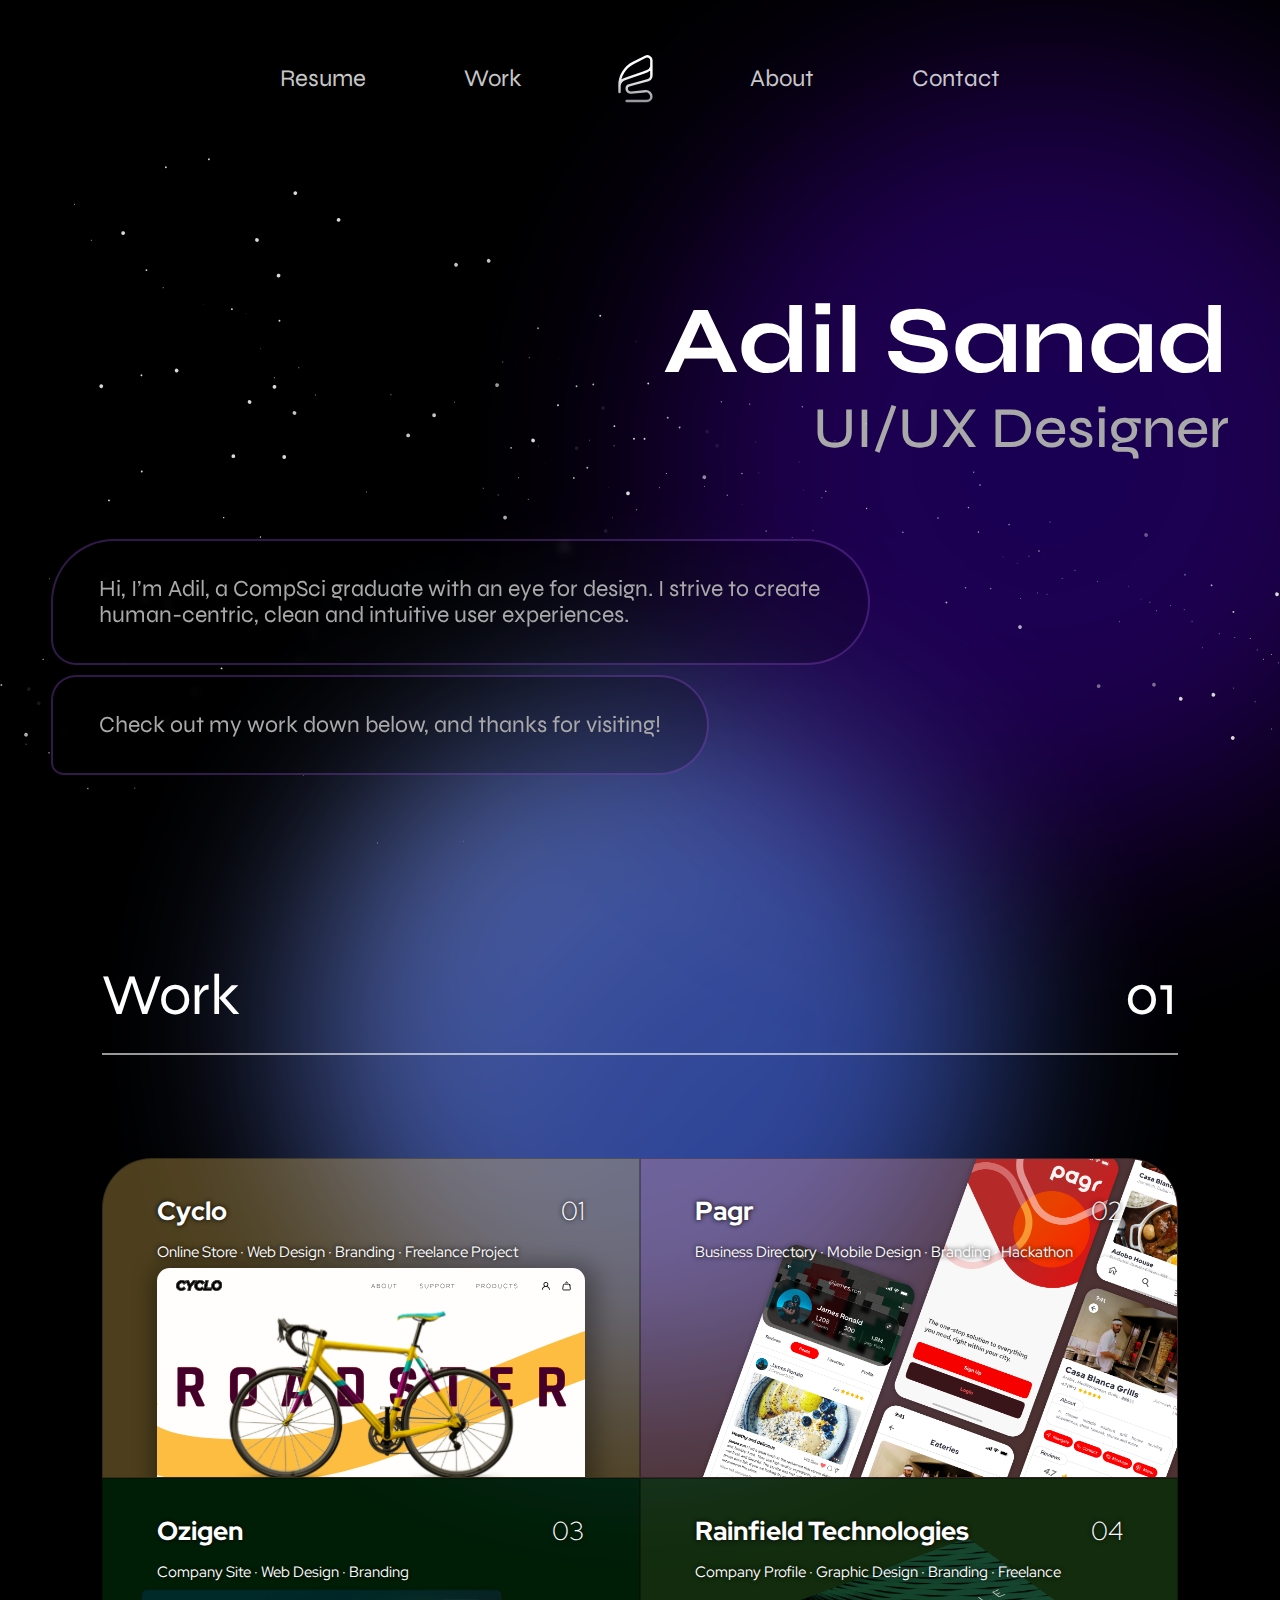
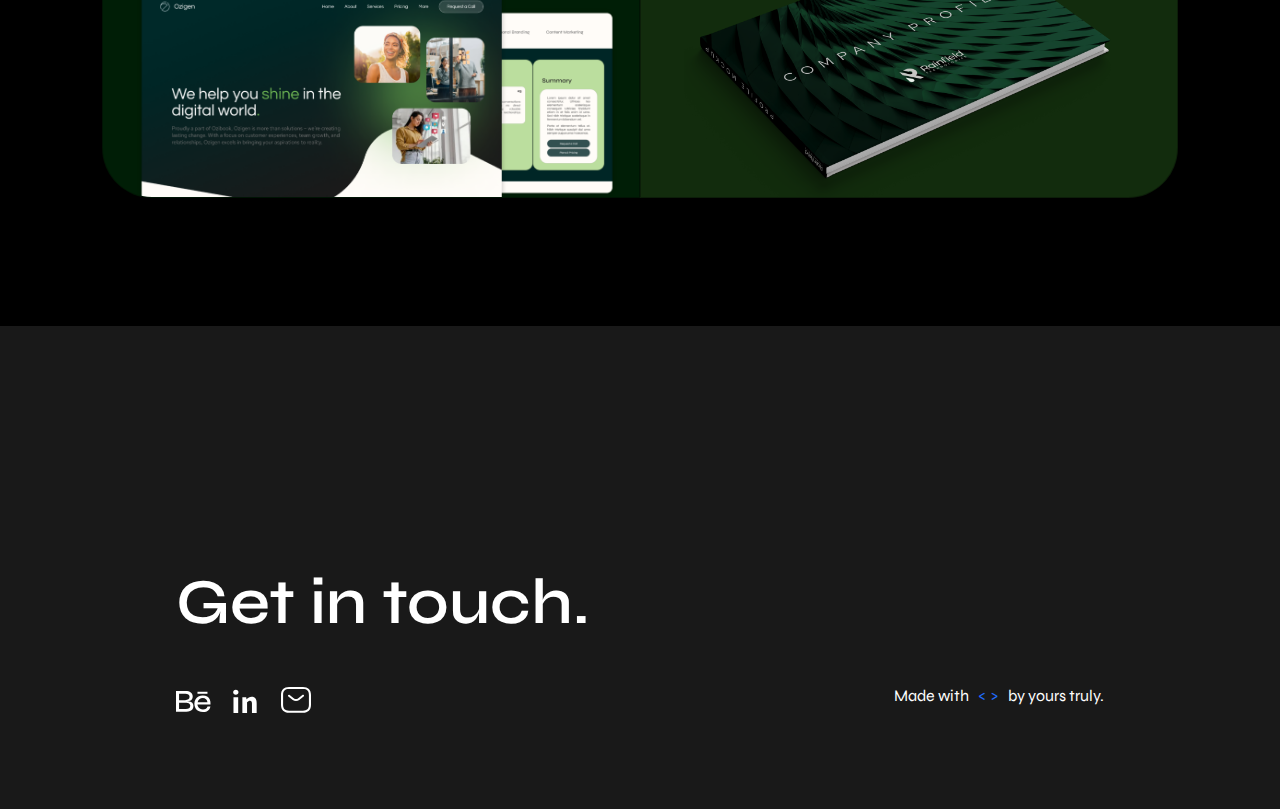
<file: index.htm>
<html>
<head>
    <title>Adil Sanad | Portfolio</title>
        <meta charset="UTF-8">
        <meta name="viewport" content="width=device-width, initial-scale=1.0">
            <link rel="stylesheet" href="common.css">
            <link rel="stylesheet" href="lpstyle.css">
            <link rel="preconnect" href="https://fonts.googleapis.com">
            <link rel="preconnect" href="https://fonts.gstatic.com" crossorigin>
            <link href="https://fonts.googleapis.com/css2?family=Syne:wght@400..800&display=swap" rel="stylesheet">
            <link href="https://fonts.googleapis.com/css2?family=Red+Hat+Display:ital,wght@0,300..900;1,300..900&display=swap" rel="stylesheet">
            <link rel="preconnect" href="https://fonts.googleapis.com">
            <link rel="preconnect" href="https://fonts.gstatic.com" crossorigin>
            <link href="https://fonts.googleapis.com/css2?family=Red+Hat+Display:ital,wght@0,300..900;1,300..900&family=Red+Hat+Mono:ital,wght@0,300..700;1,300..700&display=swap" rel="stylesheet">
</head>
<body>
    <section class="pg1-container">
        <nav class="page-header-dark">
            <a href="files/06-24CV.pdf" class="header-link" download="AdilSanadCV">Resume</a>
            <a href="index.htm#work" class="header-link">Work</a>
            <a href="index.htm" class="header-icon">
                <img src="icons/headericon.svg" class="hdrsvg">
            </a>
            <a href="about.html" class="header-link">About</a>
            <a href="#footer" class="header-link">Contact</a>
            <div class="ham-button" onclick=showSidebar()><svg xmlns="http://www.w3.org/2000/svg" height="40px" viewBox="0 -960 960 960" width="40px" fill="white"><path d="M170-254.62q-12.75 0-21.37-8.63-8.63-8.62-8.63-21.38 0-12.75 8.63-21.37 8.62-8.61 21.37-8.61h620q12.75 0 21.37 8.62 8.63 8.63 8.63 21.39 0 12.75-8.63 21.37-8.62 8.61-21.37 8.61H170ZM170-450q-12.75 0-21.37-8.63-8.63-8.63-8.63-21.38 0-12.76 8.63-21.37Q157.25-510 170-510h620q12.75 0 21.37 8.63 8.63 8.63 8.63 21.38 0 12.76-8.63 21.37Q802.75-450 790-450H170Zm0-195.39q-12.75 0-21.37-8.62-8.63-8.63-8.63-21.39 0-12.75 8.63-21.37 8.62-8.61 21.37-8.61h620q12.75 0 21.37 8.63 8.63 8.62 8.63 21.38 0 12.75-8.63 21.37-8.62 8.61-21.37 8.61H170Z"/></svg>
            </div>
            <div class="sidebar">
                <div class="close">
                    <a href="#" onclick=hideSidebar() class="close-button"><svg xmlns="http://www.w3.org/2000/svg" height="44px" viewBox="0 -960 960 960" width="44px" fill="white"><path d="M480-437.85 277.08-234.92q-8.31 8.3-20.89 8.5-12.57.19-21.27-8.5-8.69-8.7-8.69-21.08 0-12.38 8.69-21.08L437.85-480 234.92-682.92q-8.3-8.31-8.5-20.89-.19-12.57 8.5-21.27 8.7-8.69 21.08-8.69 12.38 0 21.08 8.69L480-522.15l202.92-202.93q8.31-8.3 20.89-8.5 12.57-.19 21.27 8.5 8.69 8.7 8.69 21.08 0 12.38-8.69 21.08L522.15-480l202.93 202.92q8.3 8.31 8.5 20.89.19 12.57-8.5 21.27-8.7 8.69-21.08 8.69-12.38 0-21.08-8.69L480-437.85Z"/></svg></a>
                </div>
                <a href="files/06-24CV.pdf" class="header-link" download="AdilSanadCV">Resume</a>
                <a href="#work" onclick=hideSidebar() class="header-link">Work</a>
                <a href="aboutpg.html" class="header-link">About</a>
                <a href="#footer" onclick=hideSidebar() class="header-link">Contact</a>
            </div>
        </nav>
        <img src="images/starry bg.svg" class="bg-stars">
        
        <div class="hero-section">
            <div class="name-desig">
                <div class="name">Adil Sanad</div>
                <div class="desig">UI/UX Designer</div>
            </div>
            <div class="chat-graphic">
                <div class="bubble-1">
                    <p>Hi, I’m Adil, a CompSci graduate with an eye for design. I strive to create human-centric, clean and  intuitive  user experiences.
                    </p>
                </div>
                <div class="bubble-2">
                    <p>Check out my work down below, and thanks for visiting!
                    </p>
                </div>
            </div>
        </div>
        <div class="work-header">
            <p>Work</p>
            <p>01</p>
        </div>
        <section id="work" class="work">
            <div class="work-grid">
                <a href="cyclo2.html" class="gridcontainer left-row1">
                    <div class="cell-content">
                        <div class="cell-header">
                            <div class="cell-title">
                                <p>Cyclo</p>
                                <p style="font-weight: 200;">01</p>
                            </div>
                            <p class="cell-content-brief">Online Store · Web Design · Branding · Freelance Project</p>
                        </div>
                    </div>
                    <div class="gclt-images">
                        <img src="images/cyclothumb.svg" class="cyclo-thumbnail tmb">
                    </div>
                </a>
                <a href="pagr.html" class="gridcontainer right-row1">
                    <div class="cell-content">
                        <div class="cell-header">
                            <div class="cell-title">
                                <p>Pagr</p>
                                <p style="font-weight: 200;">02</p>
                            </div>
                            <p class="cell-content-brief">Business Directory · Mobile Design · Branding · Hackathon</p>
                        </div>
                    </div>
                    <div class="gclt-images">
                        <img src="images/pagr-thumbnail.png" class="pthumbnail tmb">
                    </div>
                </a>
                <a href="/projects/pagr.html" class="gridcontainer left-row2">
                    <div class="cell-content">
                        <div class="cell-header">
                            <div class="cell-title">
                                <p>Ozigen</p>
                                <p style="font-weight: 200;">03</p>
                            </div>
                            <p class="cell-content-brief">Company Site · Web Design · Branding</p>
                    </div>
                </div>
                <div class="gclt-images">
                    <img src="images/ozithumbnail.png" class="ozithumbnail tmb">
                </div>
            </a>
        </a>
        <a href="/projects/pagr.html" class="gridcontainer right-row2">
            <div class="cell-content">
                <div class="cell-header">
                    <div class="cell-title">
                        <p>Rainfield Technologies</p>
                        <p style="font-weight: 200;">04</p>
                    </div>
                    <p class="cell-content-brief">Company Profile · Graphic Design · Branding · Freelance</p>
                </div>
            </div>
            <div class="gclt-images">
                <img src="images/rft1.png" class="rft-thumbnail tmb">
            </div>
        </a>
        </section>
    </section>
    <footer id="footer" class="page-footer">
        <div class="footer-container grid-2">
            <div class="span-2">
            <div class="ftr-title">Get in touch.</div>
                <div class="ftr-row-l flex-row">
                    <div class="ftr-links">
                        <a href="https://www.behance.net/adildanad" target="_blank" class="ftr-link-button">
                            <img src="icons/behanceicon.svg" class="ftricon">
                        </a>
                        <a href="https://www.linkedin.com/in/adilsanad" target="_blank" class="ftr-link-button">
                            <img src="icons/in.svg" class="ftricon">
                        </a>
                        <a href="mailto:adilsanad059@gmail.com" target="_blank" class="ftr-link-button">
                            <img src="icons/mailvector.svg" class="ftricon">
                        </a>
                    </div>
                    <div class="footnote">
                        <div class="ftr-row-r">Made with <span class="flair">&nbsp; &lt; &gt; &nbsp;</span> by yours truly.</div>
                    </div>
                </div>
            </div>
        </div>
    </footer>
    <script>
        function showSidebar(){
            const sidebar=document.querySelector('.sidebar')
            sidebar.style.right='0'
        }
        function hideSidebar(){
            const sidebar=document.querySelector('.sidebar')
            sidebar.style.right='-60vw'
        }
        function handleResize() {
        const sidebar = document.querySelector('.sidebar');
        if (window.innerWidth > 992) {
            sidebar.style.right = '-70vw';
        }
    }
    window.addEventListener('resize', handleResize);
    </script>
</body>
</html>
</file>
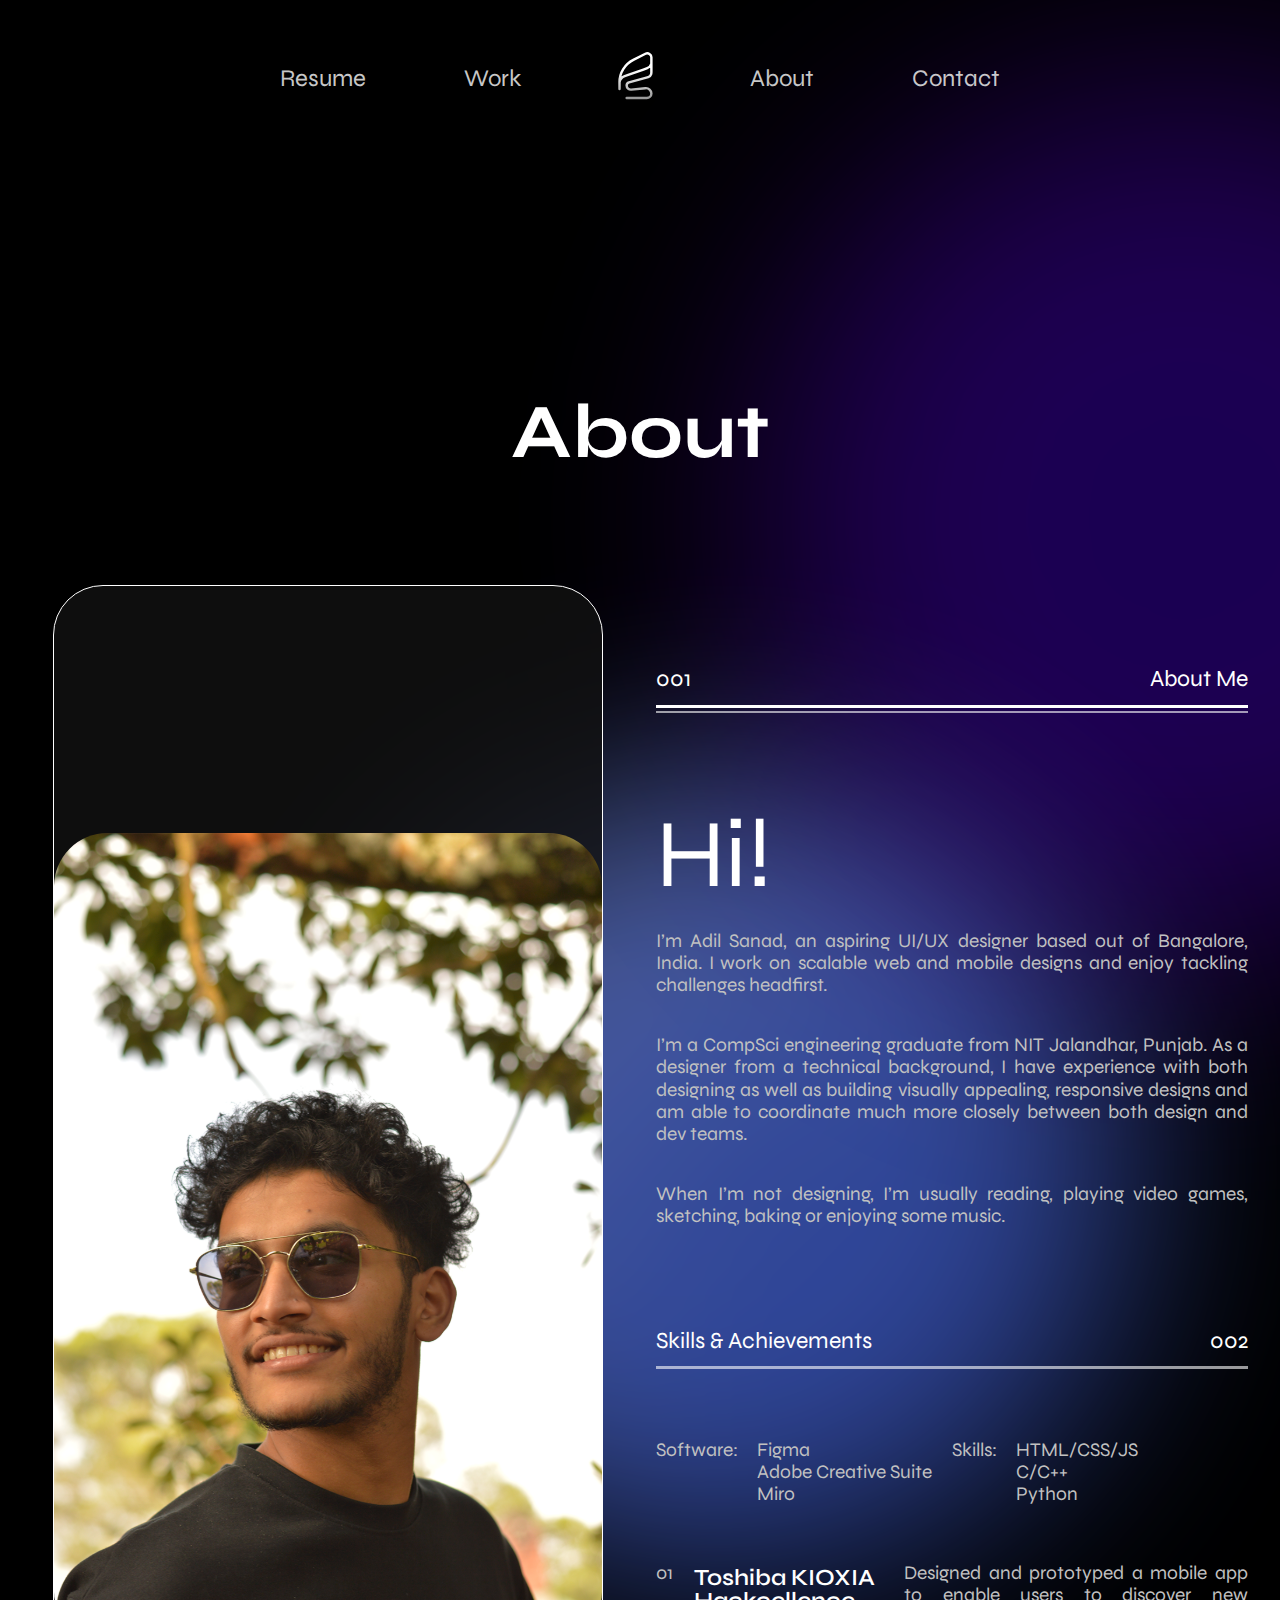
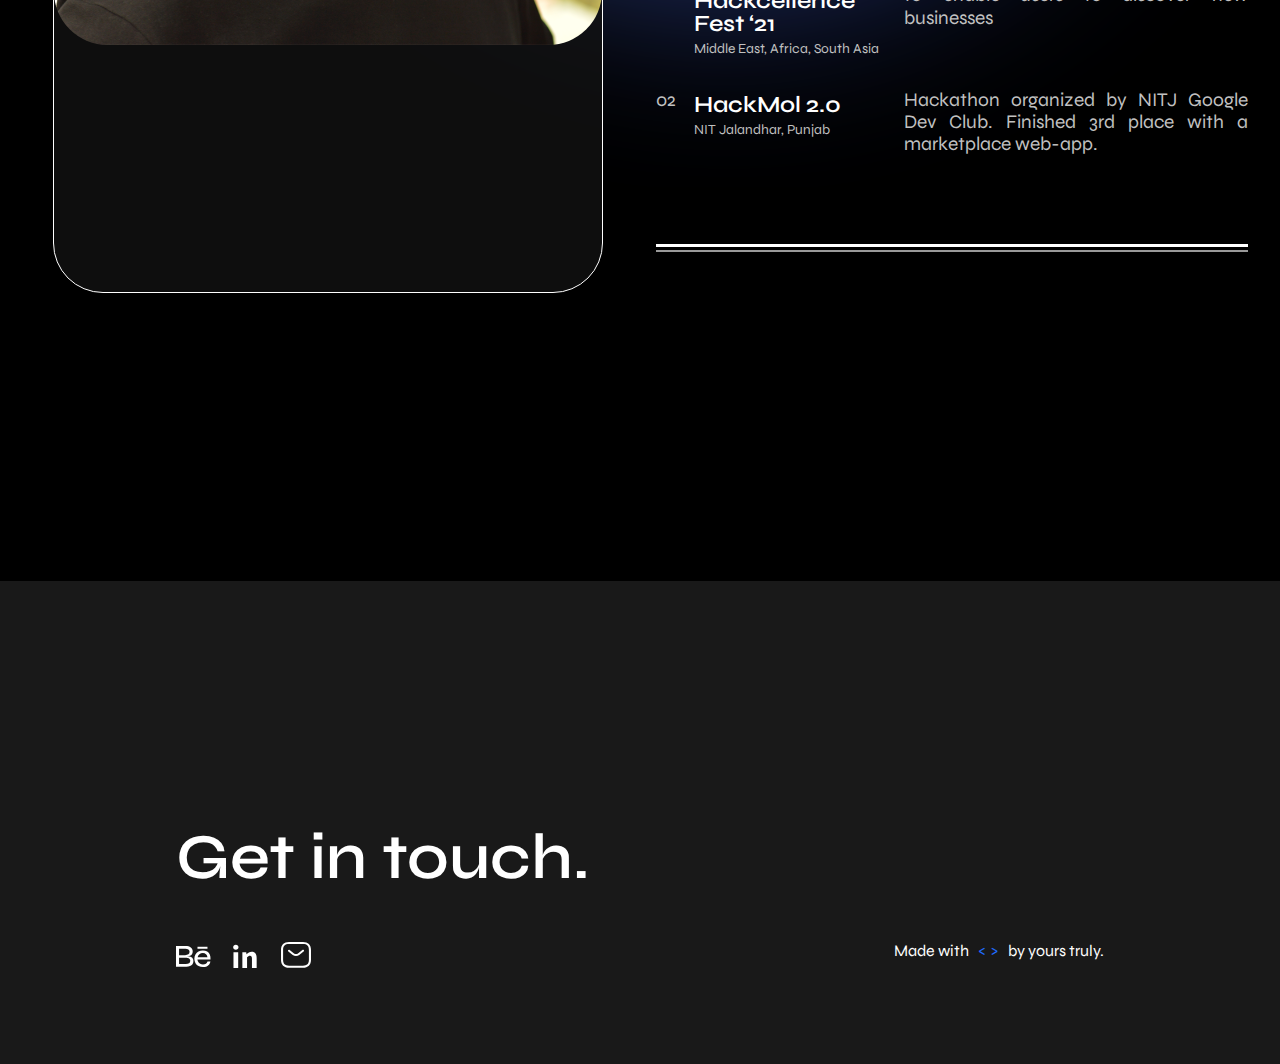
<file: about.html>
<!DOCTYPE html>
<html lang="en">
    <head>
        <title>Adil Sanad | Portfolio</title>
        <meta charset="UTF-8">
        <meta name="viewport" content="width=device-width, initial-scale=1.0">
            <link rel="stylesheet" href="common.css">
            <link rel="stylesheet" href="about.css">
            <link rel="preconnect" href="https://fonts.googleapis.com">
            <link rel="preconnect" href="https://fonts.gstatic.com" crossorigin>
            <link href="https://fonts.googleapis.com/css2?family=Syne:wght@400..800&display=swap" rel="stylesheet">
            <link href="https://fonts.googleapis.com/css2?family=Red+Hat+Display:ital,wght@0,300..900;1,300..900&display=swap" rel="stylesheet">
            <link rel="preconnect" href="https://fonts.googleapis.com">
            <link rel="preconnect" href="https://fonts.gstatic.com" crossorigin>
            <link href="https://fonts.googleapis.com/css2?family=Red+Hat+Display:ital,wght@0,300..900;1,300..900&family=Red+Hat+Mono:ital,wght@0,300..700;1,300..700&display=swap" rel="stylesheet">
    </head>
    <body>
        <section class="pg1-container">
            <nav class="page-header-dark">
                <a href="files/06-24CV.pdf" class="header-link" download="AdilSanadCV">Resume</a>
                <a href="index.htm#work" class="header-link">Work</a>
                <a href="index.htm" class="header-icon">
                    <img src="icons/headericon.svg" class="hdrsvg">
                </a>
                <a href="aboutpg.html" class="header-link">About</a>
                <a href="#footer" class="header-link">Contact</a>
                <div class="ham-button" onclick=showSidebar()><svg xmlns="http://www.w3.org/2000/svg" height="40px" viewBox="0 -960 960 960" width="40px" fill="white"><path d="M170-254.62q-12.75 0-21.37-8.63-8.63-8.62-8.63-21.38 0-12.75 8.63-21.37 8.62-8.61 21.37-8.61h620q12.75 0 21.37 8.62 8.63 8.63 8.63 21.39 0 12.75-8.63 21.37-8.62 8.61-21.37 8.61H170ZM170-450q-12.75 0-21.37-8.63-8.63-8.63-8.63-21.38 0-12.76 8.63-21.37Q157.25-510 170-510h620q12.75 0 21.37 8.63 8.63 8.63 8.63 21.38 0 12.76-8.63 21.37Q802.75-450 790-450H170Zm0-195.39q-12.75 0-21.37-8.62-8.63-8.63-8.63-21.39 0-12.75 8.63-21.37 8.62-8.61 21.37-8.61h620q12.75 0 21.37 8.63 8.63 8.62 8.63 21.38 0 12.75-8.63 21.37-8.62 8.61-21.37 8.61H170Z"/></svg>
                </div>
                <div class="sidebar">
                    <div class="close">
                        <a href="#" onclick=hideSidebar() class="close-button"><svg xmlns="http://www.w3.org/2000/svg" height="44px" viewBox="0 -960 960 960" width="44px" fill="white"><path d="M480-437.85 277.08-234.92q-8.31 8.3-20.89 8.5-12.57.19-21.27-8.5-8.69-8.7-8.69-21.08 0-12.38 8.69-21.08L437.85-480 234.92-682.92q-8.3-8.31-8.5-20.89-.19-12.57 8.5-21.27 8.7-8.69 21.08-8.69 12.38 0 21.08 8.69L480-522.15l202.92-202.93q8.31-8.3 20.89-8.5 12.57-.19 21.27 8.5 8.69 8.7 8.69 21.08 0 12.38-8.69 21.08L522.15-480l202.93 202.92q8.3 8.31 8.5 20.89.19 12.57-8.5 21.27-8.7 8.69-21.08 8.69-12.38 0-21.08-8.69L480-437.85Z"/></svg></a>
                    </div>
                    <a href="files/06-24CV.pdf" class="header-link" download="AdilSanadCV">Resume</a>
                    <a href="index.htm#work" onclick=hideSidebar() class="header-link">Work</a>
                    <a href="about.html" class="header-link">About</a>
                    <a href="#footer" onclick=hideSidebar() class="header-link">Contact</a>
                </div>
            </nav>
            <div class="hero-section">
                <div class="name">
                    <p>About</p>
                </div>
            </div>
            <div class="subcontainer-l" style="padding-bottom: 15em;">
                <div class="grid-4">
                    <div class="about-image flex-col span-2">
                        <img src="images/about-img.svg" class="about-svg">
                    </div>
                    <div class="about-content flex-col span-2">
                        <div class="about-header main">
                            <div class="about-header-title flex-row">
                                <p>001</p>
                                <p>About Me</p>
                            </div>
                        </div>
                        <div class="about-text flex-col">
                            <div class="about-title">Hi!</div>
                            <p>I’m Adil Sanad, an aspiring UI/UX designer based out of Bangalore, India. I work on scalable web and mobile designs and enjoy tackling  challenges headfirst.</p>
                            <p>I’m a CompSci engineering graduate from NIT Jalandhar, Punjab. As a designer from a technical background, I have experience with both designing as well as building visually appealing, responsive designs and am able to coordinate much more closely between both design and dev teams.</p>
                            <p>When I’m not designing, I’m usually reading, playing video games, sketching, baking or enjoying some music.</p>
                        </div>
                        <div class="about-header" style="border-color: rgba(255, 255, 255, 0.6); margin-bottom: 3em;">
                            <div class="about-header-title flex-row">
                                <p>Skills & Achievements</p>
                                <p>002</p>
                            </div>
                        </div>
                        <div class="grid-2">
                            <div class="skills flex-row">
                                <div class="skills-title">Software:</div>
                                <ul class="skills-text">
                                    <li>Figma</li>
                                    <li>Adobe Creative Suite</li>
                                    <li>Miro</li>
                                </ul>
                            </div>
                            <div class="skills flex-row">
                                <div class="skills-title">Skills:</div>
                                <ul class="skills-text">
                                    <li>HTML/CSS/JS</li>
                                    <li>C/C++</li>
                                    <li>Python</li>
                                </ul>
                            </div>
                        </div>
                        <div class="achv-grid">
                            <p>01</p>
                            <div class="achv-heading">
                                <p class="achv-title">Toshiba KIOXIA Hackcellence Fest ‘21 </p>
                                <p class="achv-subt">Middle East, Africa, South Asia</p>
                            </div>
                            <p>Designed and prototyped a mobile app to enable users to discover new businesses</p>
                        </div>
                        <div class="achv-grid">
                            <p>02</p>
                            <div class="achv-heading">
                                <p class="achv-title">HackMol 2.0</p>
                                <p class="achv-subt">NIT Jalandhar, Punjab</p>
                            </div>
                            <p>Hackathon organized by NITJ Google Dev Club. Finished 3rd place with a marketplace web-app. </p>
                        </div>
                        <div class="about-header main" style="margin-bottom: 2em;">
                        </div>
                    </div>
                </div>
            </div>
        </section>
        <footer id="footer" class="page-footer">
            <div class="footer-container grid-2">
                <div class="span-2">
                <div class="ftr-title">Get in touch.</div>
                    <div class="ftr-row-l flex-row">
                        <div class="ftr-links">
                            <a href="https://www.behance.net/adildanad" target="_blank" class="ftr-link-button">
                                <img src="icons/behanceicon.svg" class="ftricon">
                            </a>
                            <a href="https://www.linkedin.com/in/adilsanad" target="_blank" class="ftr-link-button">
                                <img src="icons/in.svg" class="ftricon">
                            </a>
                            <a href="mailto:adilsanad059@gmail.com" target="_blank" class="ftr-link-button">
                                <img src="icons/mailvector.svg" class="ftricon">
                            </a>
                        </div>
                        <div class="footnote">
                            <div class="ftr-row-r">Made with <span class="flair">&nbsp; &lt; &gt; &nbsp;</span> by yours truly.</div>
                        </div>
                    </div>
                </div>
            </div>
        </footer>
        <script>
            function showSidebar(){
                const sidebar=document.querySelector('.sidebar')
                sidebar.style.right='0'
            }
            function hideSidebar(){
                const sidebar=document.querySelector('.sidebar')
                sidebar.style.right='-60vw'
            }
            function handleResize() {
            const sidebar = document.querySelector('.sidebar');
            if (window.innerWidth > 992) {
                sidebar.style.right = '-70vw';
            }
        }
        window.addEventListener('resize', handleResize);
        </script>
    </body>
</html>
</file>
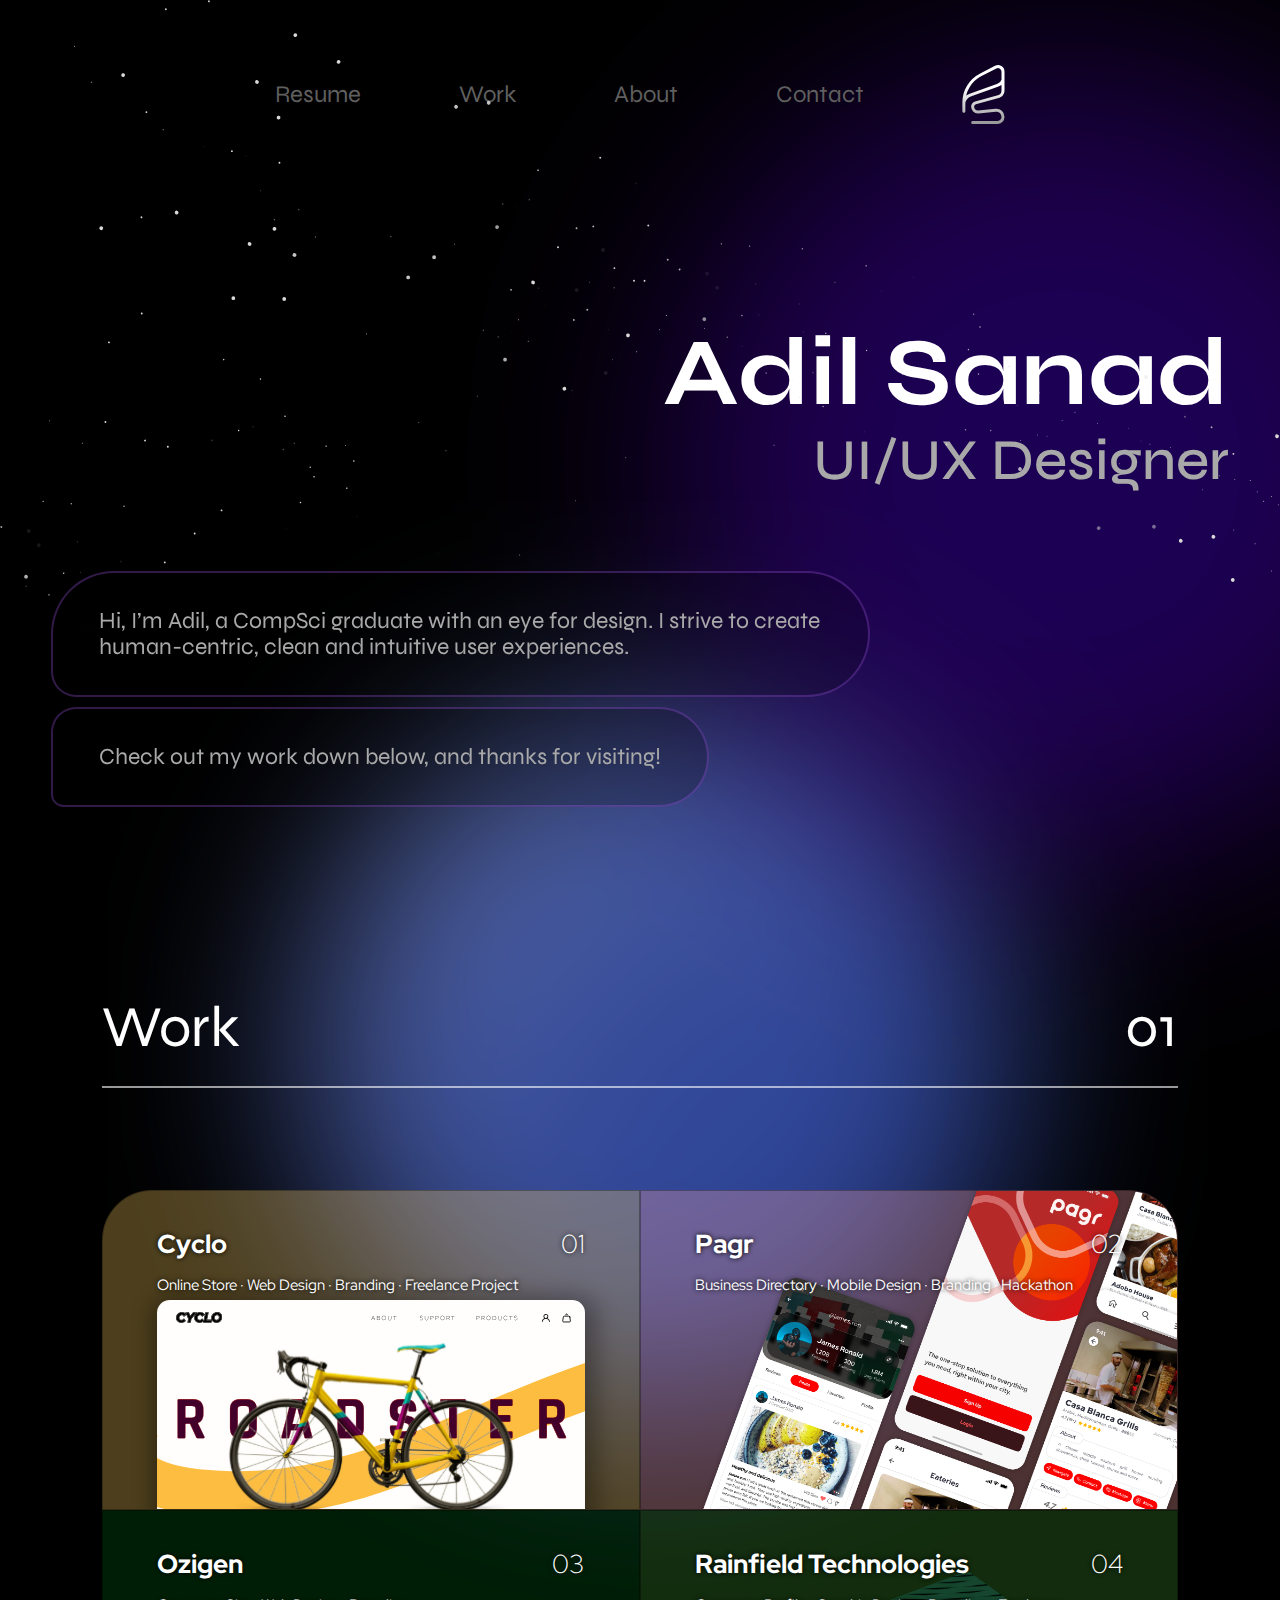
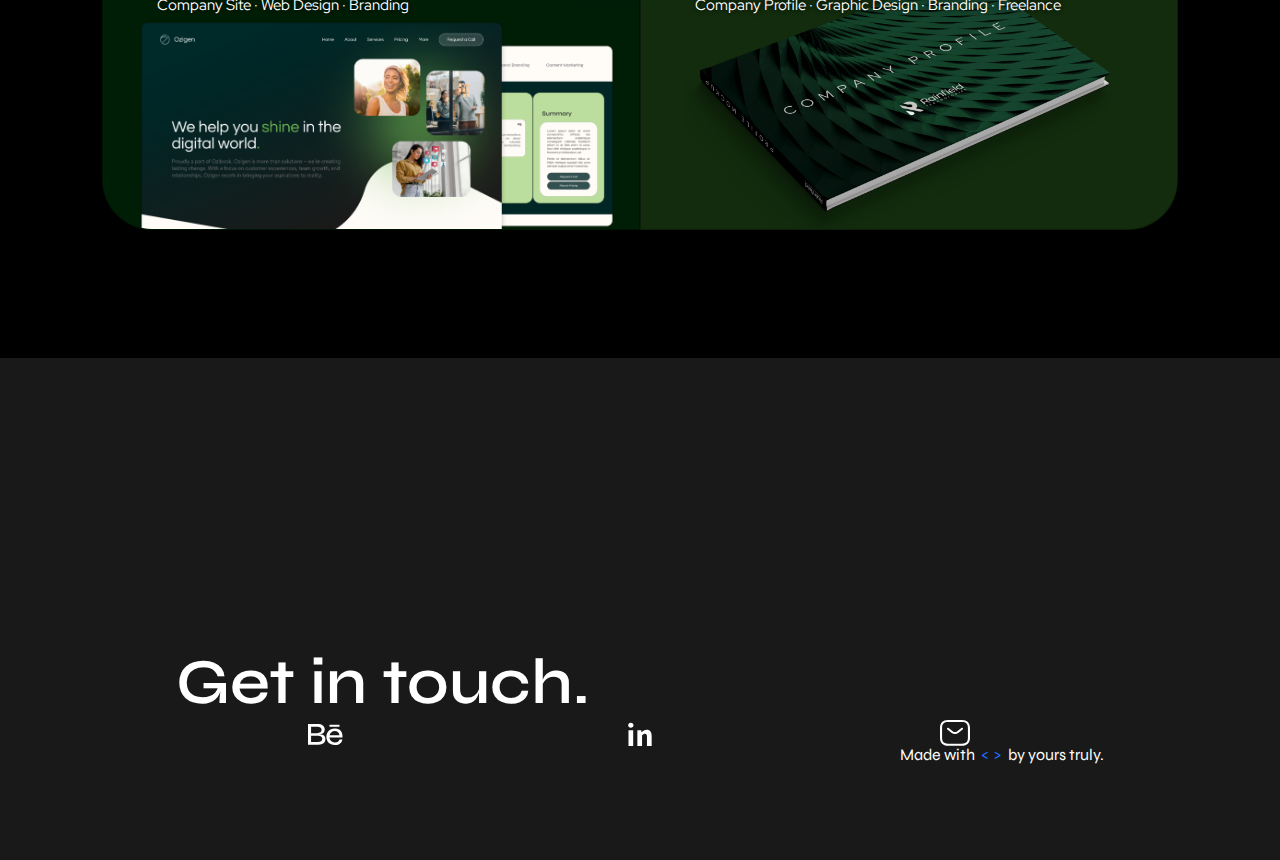
<file: landingpg.htm>
<html>
<head>
    <title>Adil Sanad | Portfolio</title>
        <meta charset="UTF-8">
        <meta name="viewport" content="width=device-width, initial-scale=1.0">
            <link rel="stylesheet" href="common.css">
            <link rel="stylesheet" href="lpstyle.css">
            <link rel="preconnect" href="https://fonts.googleapis.com">
            <link rel="preconnect" href="https://fonts.gstatic.com" crossorigin>
            <link href="https://fonts.googleapis.com/css2?family=Syne:wght@400..800&display=swap" rel="stylesheet">
            <link href="https://fonts.googleapis.com/css2?family=Red+Hat+Display:ital,wght@0,300..900;1,300..900&display=swap" rel="stylesheet">
            <link rel="preconnect" href="https://fonts.googleapis.com">
            <link rel="preconnect" href="https://fonts.gstatic.com" crossorigin>
            <link href="https://fonts.googleapis.com/css2?family=Red+Hat+Display:ital,wght@0,300..900;1,300..900&family=Red+Hat+Mono:ital,wght@0,300..700;1,300..700&display=swap" rel="stylesheet">
</head>
<body>
    <section class="pg1-container">
        <img src="images/starry bg.svg" class="bg-stars">
        <nav class="page-header">
            <a href="workpage.html" class="header-link">Resume</a>
            <a href="workpage.html" class="header-link">Work</a>
            <a href="aboutpg.html" class="header-link">About</a>
            <a href="#footer" class="header-link">Contact</a>
            <a href="landingpg.html" class="header-link"><img src="icons/headericon.svg" class="hdricon"></a>
        </nav>
        <div class="hero-section">
            <div class="name-desig">
                <div class="name">Adil Sanad</div>
                <div class="desig">UI/UX Designer</div>
            </div>
            <div class="chat-graphic">
                <div class="bubble-1">
                    <p>Hi, I’m Adil, a CompSci graduate with an eye for design. I strive to create human-centric, clean and  intuitive  user experiences.
                    </p>
                </div>
                <div class="bubble-2">
                    <p>Check out my work down below, and thanks for visiting!
                    </p>
                </div>
            </div>
        </div>
        <div class="work-header">
            <p>Work</p>
            <p>01</p>
        </div>
        <section class="work">
            <div class="work-grid">
                <a href="cyclo.html" class="gridcontainer left-row1">
                    <div class="cell-content">
                        <div class="cell-header">
                            <div class="cell-title">
                                <p>Cyclo</p>
                                <p style="font-weight: 200;">01</p>
                            </div>
                            <p class="cell-content-brief">Online Store · Web Design · Branding · Freelance Project</p>
                        </div>
                    </div>
                    <div class="gclt-images">
                        <img src="images/cyclothumb.svg" class="cyclo-thumbnail tmb">
                    </div>
                </a>
                <a href="pagr.html" class="gridcontainer right-row1">
                    <div class="cell-content">
                        <div class="cell-header">
                            <div class="cell-title">
                                <p>Pagr</p>
                                <p style="font-weight: 200;">02</p>
                            </div>
                            <p class="cell-content-brief">Business Directory · Mobile Design · Branding · Hackathon</p>
                        </div>
                    </div>
                    <div class="gclt-images">
                        <img src="images/pagr-thumbnail.png" class="pthumbnail tmb">
                    </div>
                </a>
                <a href="/projects/pagr.html" class="gridcontainer left-row2">
                    <div class="cell-content">
                        <div class="cell-header">
                            <div class="cell-title">
                                <p>Ozigen</p>
                                <p style="font-weight: 200;">03</p>
                            </div>
                            <p class="cell-content-brief">Company Site · Web Design · Branding</p>
                    </div>
                </div>
                <div class="gclt-images">
                    <img src="images/ozithumbnail.png" class="ozithumbnail tmb">
                </div>
            </a>
        </a>
        <a href="/projects/pagr.html" class="gridcontainer right-row2">
            <div class="cell-content">
                <div class="cell-header">
                    <div class="cell-title">
                        <p>Rainfield Technologies</p>
                        <p style="font-weight: 200;">04</p>
                    </div>
                    <p class="cell-content-brief">Company Profile · Graphic Design · Branding · Freelance</p>
                </div>
            </div>
            <div class="gclt-images">
                <img src="images/rft1.png" class="rft-thumbnail tmb">
            </div>
        </a>
        </section>
    </section>
    <footer id="footer" class="page-footer">
        <div class="footer-container">
            <div class="ftr-row-l">
                <div class="ftr-title">Get in touch.</div>
                <div class="ftr-links">
                    <a href="https://www.behance.net/adildanad" target="_blank" class="ftr-link-button">
                        <img src="icons/behanceicon.svg" class="beicon">
                    </a>
                    <a href="https://www.linkedin.com/in/adilsanad" target="_blank" class="ftr-link-button">
                        <img src="icons/in.svg" class="inicon">
                    </a>
                    <a href="mailto:adilsanad059@gmail.com" target="_blank" class="ftr-link-button">
                        <img src="icons/mailvector.svg" class="mailicon">
                    </a>
                </div>
            </div>
            <div class="footnote">
                <div class="ftr-row-r">Made with </div>
                <span class="flair">&nbsp; &lt; &gt; &nbsp;</span> 
                <div class="ftr-row-r">by yours truly.</div>
            </div>
        </div>
    </footer>
<script src="script.js"></script>
</body>
</html>
</file>
<file: common.css>
*, ::after, ::before {
    box-sizing: border-box;
}
html{
    scroll-behavior: smooth;
    line-height: 1.5;
}
body{
    margin:0;
    padding: 0;
}
.bg-stars{
    position: absolute;
    width: 100%;
}
.flex-row, .flex-row-resp{
    display:flex;
    flex-direction: row;
 }
.flex-col{
    display: flex;
    flex-direction: column;
 }
 .subcontainer{
    max-width: 1240px;
    padding: 2rem 1rem 4rem 1rem;
    margin: auto;
}
.subcontainer-l{
    max-width: 1360px;
    padding: 2rem 1rem 4rem 1rem;
    margin: auto;
}
.subcontainer-xl{
    max-width: 1440px;
    padding: 2rem 1rem 4rem 1rem;
    margin: auto;
}


.page-title{
    width: 100%;
    max-width: 1240px;
    font-size: 2em;
    margin: auto;
    padding: 1rem 1rem;
    line-height: 1.15px;
    
}
.section-header{
    display: flex;
    justify-content: space-between;
    color: white;
    margin: 1rem auto 1.5em auto;
    
    border-bottom: 1px solid white;
}
.page-footer{
    display: flex;
    flex-direction: column;
    background-color: #191919;
    width: 100%;
    
    font-family: 'Syne';
    font-weight: 500;
    font-size: 1rem;
    color: white;
}
.footer-container{
    max-width: 80vw;
    width: 100%;
    padding: 3em 3em;
    min-height: 400px;  
    margin: 0 auto 3em auto;
    z-index: 999;
}

.ftr-row-l{
    align-content: flex-end;
    justify-content: space-between;
    margin-top: 3em;

}
.ftr-title{
    font-size: 4em;
    text-wrap: pretty;
    font-weight: 600;
    padding-top: 3em;
    line-height: 1.15;
}
.ftr-links{
    display: grid;
    grid-template-columns: repeat(3, 1fr);
    column-gap: 1em;

    justify-content: flex-start;
}
.ftr-link-button{
    display: flex;
    align-items: flex-end;
    justify-content: center;
}

.footnote{
    display: flex;
    justify-content: flex-end;
    align-items: flex-start;
    text-wrap: wrap;
    font-size: 1em;
}
.ftr-row-r{
    align-items:end;
    text-align: right;

    font-size: 1em;
    font-weight: 200;
}
.flair{
    display: inline-flex;
    font-size: 1em;
    font-weight: 400;
    color: #206CFF;
}
.span-2{
    grid-column: auto / span 2;
}
.span-3{
    grid-column: auto / span 3;
}
.span-4{
    grid-column: auto / span 4;
}
.grid-2{
    display: grid;
    grid-template-columns: repeat(2, 1fr);
}
.grid-3{
    display: grid;
    grid-template-columns: repeat(3, 1fr);
}
.grid-4{
    display: grid;
    grid-template-columns: repeat(4, 1fr);
}
.box-centre{
    justify-self: center;
    align-self: center;
}
.text-centre{
    text-align: center;
}
.text-justify{
    text-align: justify;
}
.text-left{
    text-align: left;
}
.text-right{
    text-align: right;
}
.jc{
    justify-content: center;
}
.section-title{
    display: flex;
    color: white;
    margin: 2rem auto 2rem;
}
@media screen and (max-width:768px) {
    .footer-container {
        flex-direction: column;
        justify-content: left;
    }
    .ftr-row-r{
        max-width: 120px;
    }
    .page-title{
        font-size: 10px;
    }
}
@media screen and (min-width:768px) and (max-width:992px) {
    
}
@media screen and (min-width:992px) and (max-width:1200px) {
    
}

/*Header Styles*/
.page-header, .page-header-dark{
    display: flex;
    flex-direction: row;
    padding: 3rem 0;
    gap: 2rem;

    margin: 0 auto 0 auto;
    font-family: 'Syne';
    font-weight: 200;
    font-size: 1.5rem;

    align-items: center;
    justify-content: center;
    z-index: 999;
}

.hdrsvg{
    height: 3rem;
    padding: 0 2rem;
}

.header-link{
    text-decoration: none;
    border-radius: 50px;
    padding: 1rem 2rem;

    background-color: rgba(255, 255, 255, 0);
    border-style: solid;
    border-width: 1px;
    border-color: rgba(0, 0, 0, 0);

    transition: all .2s ease;
}
.ham-button{
    display: none;
    cursor: pointer;
    font-size: 1.5rem;
}
.sidebar{
    display: flex;
    flex-direction: column;
    position: fixed;
    top: 0;
    right: -60vw;
    height: 100vh;
    width: 60vw;
    z-index: 999;
    background-color: rgb(19, 19, 19);
    box-shadow: -10px 0 10px rgba(0, 0, 0, 0.1);
    transition: right 0.3s ease;

    justify-content: flex-start;
  
}
.close{
    display: flex;
    height: max-content;
    margin: 1.2rem;
    align-items: flex-start;
    justify-content: flex-start;
}
.close-button{
    padding: 1rem;
    border-radius: 50px;
    transition: all .3s ease;
}
.close-button:hover{
    background-color: rgba(255, 255, 255, 0.19);
    border-style: solid;
    border-width: 1px;
    border-color: #ffffffad;
    color: white;
}
.page-header a{
    color:#5F5F5F;
}
.page-header-dark a{
color: rgba(255, 255, 255, 0.793);
}
.page-header-dark .header-link:hover{
    background-color: rgba(255, 255, 255, 0.19);
    border-style: solid;
    border-width: 1px;
    border-color: #ffffffad;
    color: white;

    backdrop-filter: blur(5px);
}
.page-header .header-link:hover{
    background-color: rgba(0, 0, 0, 0.19);
    border-style: solid;
    border-width: 1px;
    border-color: #ffffffad;
    color: #191919;

    backdrop-filter: blur(5px);
}
@media screen and (max-width:992px){
    .header-link{
        display: none;
    }
    .hdrsvg{
        height: 2.5rem;
    }
    .ham-button{
        display: block;
        padding: 0 2rem;
    }
    .sidebar .header-link{
        display: flex;
        color: #c1c1c1;
        justify-content: center;
        padding: 2em 0;
        margin: 0 1rem;
    }
    .sidebar .header-link:hover{
        background-color: rgba(255, 255, 255, 0.19);
        border-style: solid;
        border-width: 1px;
        border-color: #000000ad;
        color: white;

        backdrop-filter: blur(5px);
    }
    .sidebar{
        right: -70vw;
    }
    .page-header, .page-header-dark{
        justify-content: space-between;
    }
 }
</file>
<file: lpstyle.css>
body{
    font-size: 1.2rem;
    line-height: 1.15;
}
.hero-section, .work{
    display: flex;
    flex-direction: column;
}
.pg1-container{
    position: relative;
    background-image: url('images/Base\ BG.svg');
    background-size: cover;
    background-color: black;
    width: 100%;
}
.name-desig{
    display: flex;
    flex-direction: column;
    color: white;
    text-align: end;
    margin:10% 4% 2%;

    font-family: 'Syne';
    font-weight: 700;
    font-size: 5em;
}
.desig{
    font-size: 0.6em;
    font-weight: 500;
    color: #A9A9A9;
}
.chat-graphic{
    display: flex;
    flex-direction: column;
    color: #A9A9A9;

    margin: 4%;
    width: 64%;

    font-family: 'Syne';
    font-weight: 400;
    font-size: 1.2em;
}

.bubble-1, .bubble-2{
    padding: 0.5em 2em;
    margin-bottom: 10px;
    background: rgba(0, 0, 0, 0.2);
    border: 2px solid rgba(175, 94, 255, 0.28);
    backdrop-filter: blur(5px);
    border-radius: 5vw 5vw 5vw 2vw;
    width: fit-content;

}
.bubble-2{
    border-radius: 50px 100px 100px 25px;
}
.work{
    display: flex;
    flex-direction: column;
    justify-content: center;
    margin: auto;
}
.work-header{
    display: flex;
    border-bottom: 2px solid rgba(255, 255, 255, 0.6);
    justify-content: space-between;
    align-items: center;

    margin: 8%;

    font-family: 'Syne';
    font-style: normal;
    font-weight: 400;
    font-size: 3em;
    line-height: 0;

    color: #FFFFFF;
}

.work-grid{
    display: grid;
    grid-template-columns: repeat(2, 1fr);
    max-width: 1640px;
    margin: 0% 8% 10%;

    height: auto;
    transition: all .3s ease;
    
}
.gridcontainer{
    position: relative;
    background-color: rgba(255, 255, 255, 0.3);
    border: 1px solid rgba(0, 0, 0, 0.3);

    min-height: 25vw;
    max-width: 100%;
    justify-content: center;
    overflow: hidden;
    
    font-family: 'Red Hat Display';
    font-weight: 200;
    line-height: 0;
    text-decoration: none;
    color: white;
    transition: all .2s ease;

}
.left-row1{
    border-radius: 50px 0 0 0;
    background-color: rgba(255, 210, 96, 0.3);
}
.right-row1{
    border-radius: 0 50px 0 0;
    background-color: rgba(255, 167, 167, 0.3);
}
.left-row2{
    border-radius: 0 0 0 50px;
    background-color: rgba(0, 99, 19, 0.3);
}
.right-row2{
    border-radius: 0 0 50px 0;
    background-color: rgba(58, 146, 44, 0.3);
}
.cell-content{
    display: flex;
    flex-direction: column;
    height: auto;
    margin: 5% 10%;
    z-index: 1;
}
.cell-header{
    display: flex;
    flex-direction: column;
}
.cell-title{
    display: flex;
    flex-direction: row;
    justify-content: space-between;
    height: auto;

    font-family: 'Red Hat Display';
    font-weight: 800;
    font-size: 2vw;
    text-decoration: none;
    
    text-shadow: 0px 0px 5px black;
    color: white;
    z-index: 1;
}
.cell-content-brief{
    font-family: 'Red Hat Display';
    font-weight: 400;
    font-size: 1.2vw;
    z-index: 1;
    text-shadow: 0px 0px 5px black;
}
.gclt-images{
    display: flex;
    z-index: 0;
    box-sizing: border-box;
}

.cyclo-thumbnail{
    position: absolute;
    width: 80%;
    right: 10%;
    border-radius: 1vw;
    bottom: -10%;
    box-shadow: 4px 4px 20px 12px rgba(0, 0, 0, 0.2), 0 6px 20px 0 rgba(0, 0, 0, 0.19);
    
}
.pthumbnail{
    position: absolute;
    width: 120%;
    bottom: -80%;
    left: 8%;
    z-index: 0;
} 

.ozithumbnail{
    position: absolute;
    width: 90%;
    bottom: -8%;
    left: 6%;
}
.rft-thumbnail{
    position: absolute;
    width: 80%;
    bottom: -2%;
    left: 8%;
}
.gridcontainer:hover{
    transform: scale(0.98);
    z-index: 1;
}
@media screen and (max-width:768px) {
    .work-grid {
        grid-template-columns: repeat(1, 1fr)
    }
    .gridcontainer{
        min-height: 50vw;
    }
    .left-row1{
        border-radius: 2em 2em 0 0;
    }
    .right-row1, .left-row2{
        border-radius: 0;
    }
    .right-row2{
        border-radius: 0 0 2em 2em;
    }
    .cell-title{
        font-size: 5vw;
    }
    .cell-content-brief{
        margin-top: 0;
        line-height: 1.5;
        font-size: 1em;
        letter-spacing:0.5;
    }
    .cyclo-thumbnail, .ozithumbnail{
        bottom: -20%;
    }
    body{
        font-size: 12px;
    }
    .name-desig{
        justify-content: center;
        text-align: center;
    }
    .chat-graphic{
        font-size: 1.5em;
        width: 100%;
        margin: 5em 0 2em;
        padding: 0 2em;
        justify-content: center;
        text-align: justify;
    }
    .bubble-1{
        padding: 2em;
        border-radius: 5vw 5vw 2vw 2vw;
    }
    .bubble-2{
        border-radius: 2vw 2vw 5vw 5vw;
    }
    .bubble-1, .bubble-2{
        width: 100%;
    }
    .work-header{
        font-size: 2em;
        line-height: 0.5;
    }
}
</file>
<file: about.css>
body{
    font-size: 1.2rem;
    line-height: 1.15;

    font-family: 'Syne';
    font-weight: 400;
    font-size: 1.2rem;
    color: #C1C1C1;
    text-align: justify;
}
.hero-section, .work{
    display: flex;
    flex-direction: column;
}
.pg1-container{
    position: relative;
    background-image: url('images/Base\ BG.svg');
    background-size: cover;
    background-color: black;
    width: 100%;
}
.name{
    display: flex;
    flex-direction: column;
    color: white;
    margin: auto;

    font-weight: 700;
    font-size: 4em;
    justify-content: center;
    margin-top: 2em;
}
.about-content{
    padding: 0 1rem;
}
.about-header{
    position: relative;
    border-bottom: 3px solid white;
    color: white;
    font-size: 1.2em;
    line-height: 0.3rem;
    margin: 3em 0 4em;
}
.main::after{
    content: '';
    position: absolute;
    left: 0;
    bottom: 0;
    width: 100%;
    height: 2px;
    transform: translateY(8px);
    background-color: rgba(255, 255, 255, 0.6);
}
.about-header-title{
    justify-content: space-between;
}
.about-title{
    font-size: 5em;
    color: white;
}
ul{
    list-style-type: none;
    margin: 0;
    padding: 0 1em;
}
.skills{
    margin-bottom: 2em;
}
.achv-grid{
    display: grid;
    grid-template-columns: 0.25fr 1.75fr 3fr;
    column-gap: 0.5em;
}
.achv-heading{
    line-height: 1;
    font-size: 1.2em;
}
.achv-title{
    margin-bottom: 0;
    text-align: left;
    color: white;
    font-weight: 600;
}
.achv-subt{
    font-size: 0.6em;
    margin-top: 0.5em;
}
.about-image{
    padding: 2em 0em;
    height: 100%;
    background-color: rgb(17, 17, 17, 0.8);
    justify-content: center;
    border-radius: 50px;
    max-width: 550px;
    justify-self: flex-start;
    border: 1px solid white;

    margin: auto
}
.about-image, .about-svg{
    width: 100%;
}

@media screen and (max-width:768px) {
    .grid-4{
        grid-template-columns: repeat(2, 1fr);
    }
}
@media screen and (min-width:768px) and (max-width:992px) {
    .grid-4{
        grid-template-columns: repeat(2, 1fr);
    }
}
@media screen and (min-width:992px) and (max-width:1200px) {
    
}
</file>
